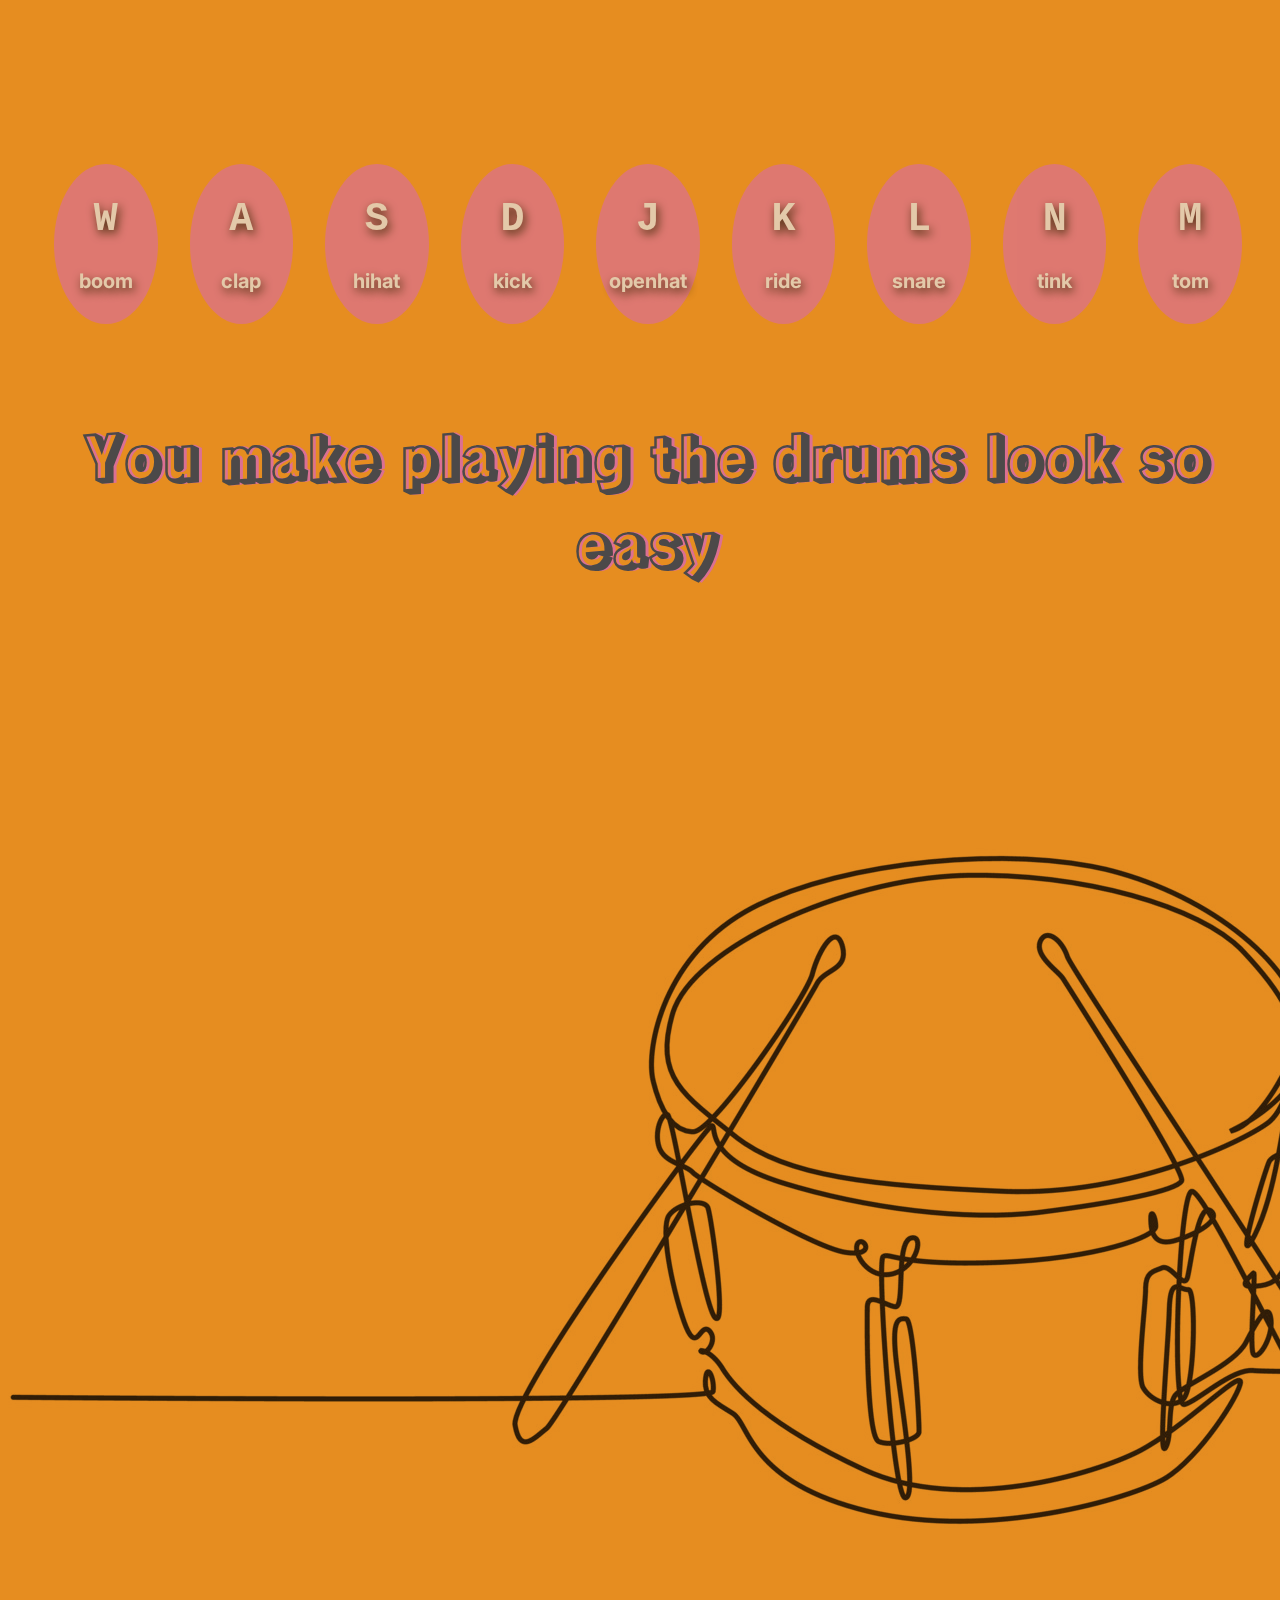
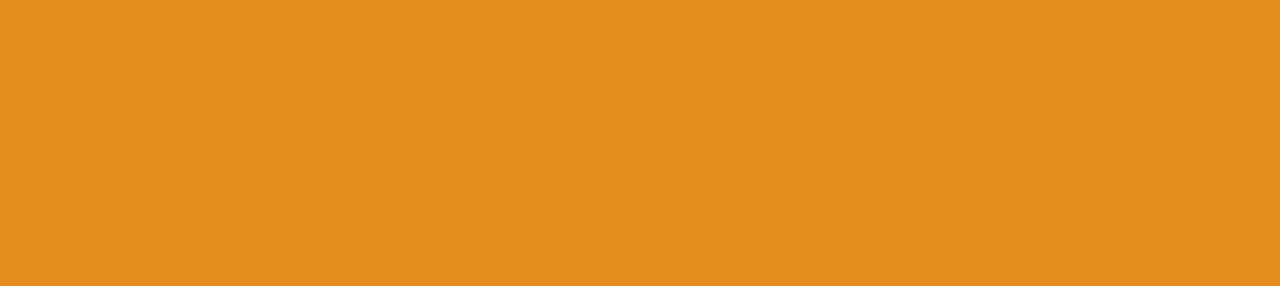
<file: drumkit/index.html>
<!DOCTYPE html>
<html lang="en">
<head>
    <meta charset="UTF-8">
    <link rel="preconnect" href="https://fonts.googleapis.com">
    <link rel="preconnect" href="https://fonts.gstatic.com" crossorigin>
    <link href="https://fonts.googleapis.com/css2?family=Rampart+One&display=swap" rel="stylesheet">
    <title>Drum kit Challenge</title>
    <link rel="stylesheet" href="./style.css">
    <link rel="preconnect" href="https://fonts.googleapis.com">
    <link rel="preconnect" href="https://fonts.gstatic.com" crossorigin>
    <link href="https://fonts.googleapis.com/css2?family=Inter:wght@200&display=swap" rel="stylesheet">

</head>
<body>
    <!-- When a key is pressed, the associated sound is played
    when a key is clicks the associated sound it played -->


<div class="keys">

    <div data-key="87" class="key">
        <h1><kbd>W</kbd></h1>
        <h2><span class="sound">boom</span></h2>
    </div>
    <div data-key="65" class="key">
        <h1><kbd>A</kbd></h1>
        <h2><span class="sound">clap</span></h2>
    </div>
    <div data-key="83" class="key">
        <h1><kbd>S</kbd></h1>
        <h2><span class="sound">hihat</span></h2>
    </div>
    <div data-key="68" class="key">
        <h1><kbd>D</kbd></h1>
        <h2><span class="sound">kick</span></h2>
    </div>
    <div data-key="74" class="key">
        <h1><kbd>J</kbd></h1>
        <h2><span class="sound">openhat</span></h2>
    </div>
    <div data-key="75" class="key">
        <h1><kbd>K</kbd></h1>
        <h2><span class="sound">ride</span></h2>
    </div>
    <div data-key="76" class="key">
        <h1><kbd>L</kbd></h1>
        <h2><span class="sound">snare</span></h2>
    </div>
    <div data-key="78" class="key">
        <h1><kbd>N</kbd></h1>
        <h2><span class="sound">tink</span></h2>
    </div>
    <div data-key="77" class="key">
        <h1><kbd>M</kbd></h1>
        <h2><span class="sound">tom</span></h2>
    </div>
</div>


<audio data-key="87" src="../sounds/boom.wav"></audio>
<audio data-key="65" src="../sounds/clap.wav"></audio>
<audio data-key="83" src="../sounds/hihat.wav"></audio>
<audio data-key="68" src="../sounds/kick.wav"></audio>
<audio data-key="74" src="../sounds/openhat.wav"></audio>
<audio data-key="75" src="../sounds/ride.wav"></audio>
<audio data-key="76" src="../sounds/snare.wav"></audio>
<audio data-key="78" src="../sounds/tink.wav"></audio>
<audio data-key="77" src="../sounds/tom.wav"></audio>


    <div class="heading1">
    <h1 id="heading">You make playing the drums look so easy</h1>
    </div>


<div class="image"> 
    <img src="../images/drum.webp" alt="drum">
</div>

    <script src="./app.js"></script>
</body>
</html>
</file>
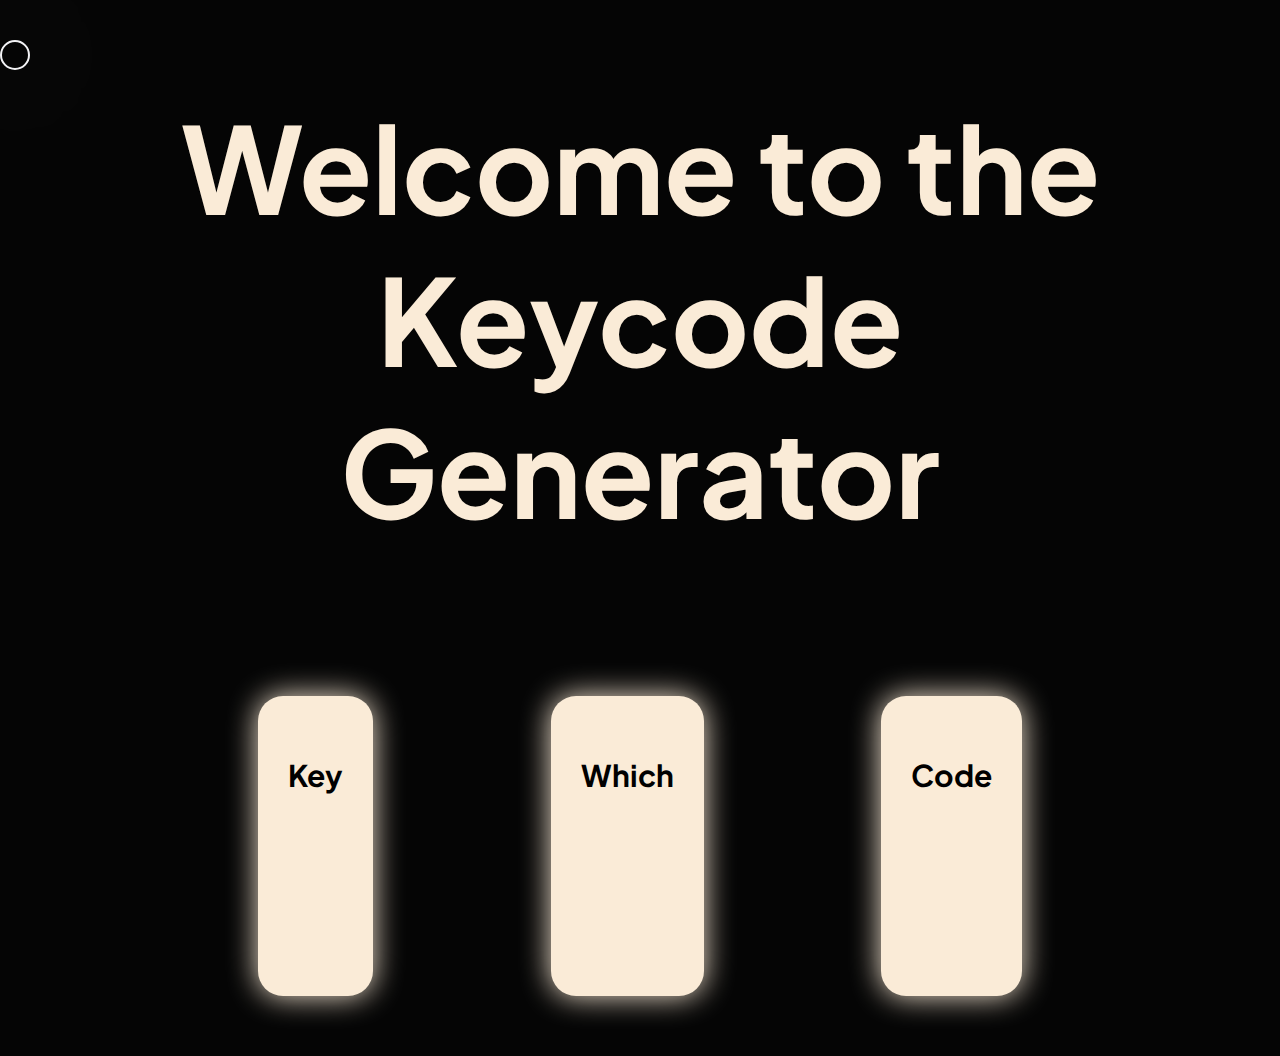
<file: keycode/index.html>
<!DOCTYPE html>
<html lang="en">
<head>
    <meta charset="UTF-8">
    
    <title>Keycode Challenge</title>
    <link rel="stylesheet" href= ./style.css>
    <link rel="preconnect" href="https://fonts.googleapis.com">
    <link rel="preconnect" href="https://fonts.gstatic.com" crossorigin>
    <link href="https://fonts.googleapis.com/css2?family=Plus+Jakarta+Sans&display=swap" rel="stylesheet">
    
</head>
<body>
  
<!-- Keycode Generator
- a welcome message should be displayed(in any form)
- the generator should wait for a key to be pressed
- once the key has been pressed, the generator should report the: .code, .key, & .which values 
- appropriate stying should be applied -->

<div class="cursor"></div>

<div class="heading1">
<h1 id="heading">Welcome to the Keycode Generator</h1>
</div>


<div class="container">
    <div class="key">
        <h1>Key</h1>
        <h2></h2>
    </div>
    <div class="which">
        <h1>Which</h1>
        <h2></h2>
    </div>
    <div class="code">
        <h1>Code</h1>
        <h2></h2>
</div>

</div>



    <script src="app.js"></script>
</body>
</html>
</file>
<file: drumkit/style.css>
body {
    background-color: rgb(230, 141, 32);
    min-height: 100vh;
    width: 100%;
    padding: 10px 0;
}

.keys {
    display: flex;
    align-items: center;
    justify-content: center;
    margin: 30px;
    padding-top: 100px;
    font-family: 'Inter', sans-serif;
}

.key {
    width: 100px;
    height: 160px;
    border: .4rem transparent;
    border-radius: 50%;
    margin: 1rem;
    font-size: 1.5rem;
    transition: all .07s ease;
    width: 10rem;
    text-align: center;
    color: rgb(227, 227, 227);
    text-shadow: 2px 4px 10px rgb(10, 10, 10);
    background: palevioletred;
    opacity: .7;
    animation-duration: 2s;
}

.key:hover{
    transform: scale(1.1);
    border-color: antiquewhite;
    box-shadow: 0 0 1rem antiquewhite;
}

.playing {
        transform: scale(1.1);
        border-color: antiquewhite;
        box-shadow: 0 0 1rem antiquewhite;
}

.heading1 {
    display: flex;
    align-items: center;
    justify-content: center;
    flex-direction: column; 
    text-align: center;
    font-size: 30px;
    color: rgb(76, 73, 73);
    text-shadow: 3px 0 palevioletred;
    font-family: 'Rampart One', cursive;
} 

.image {
    mix-blend-mode: multiply;
    margin-top: -200px;
}
  
.key h1 {
    font-size: 40px;
} 

.key h2 {
    font-size: 20px;
}
</file>
